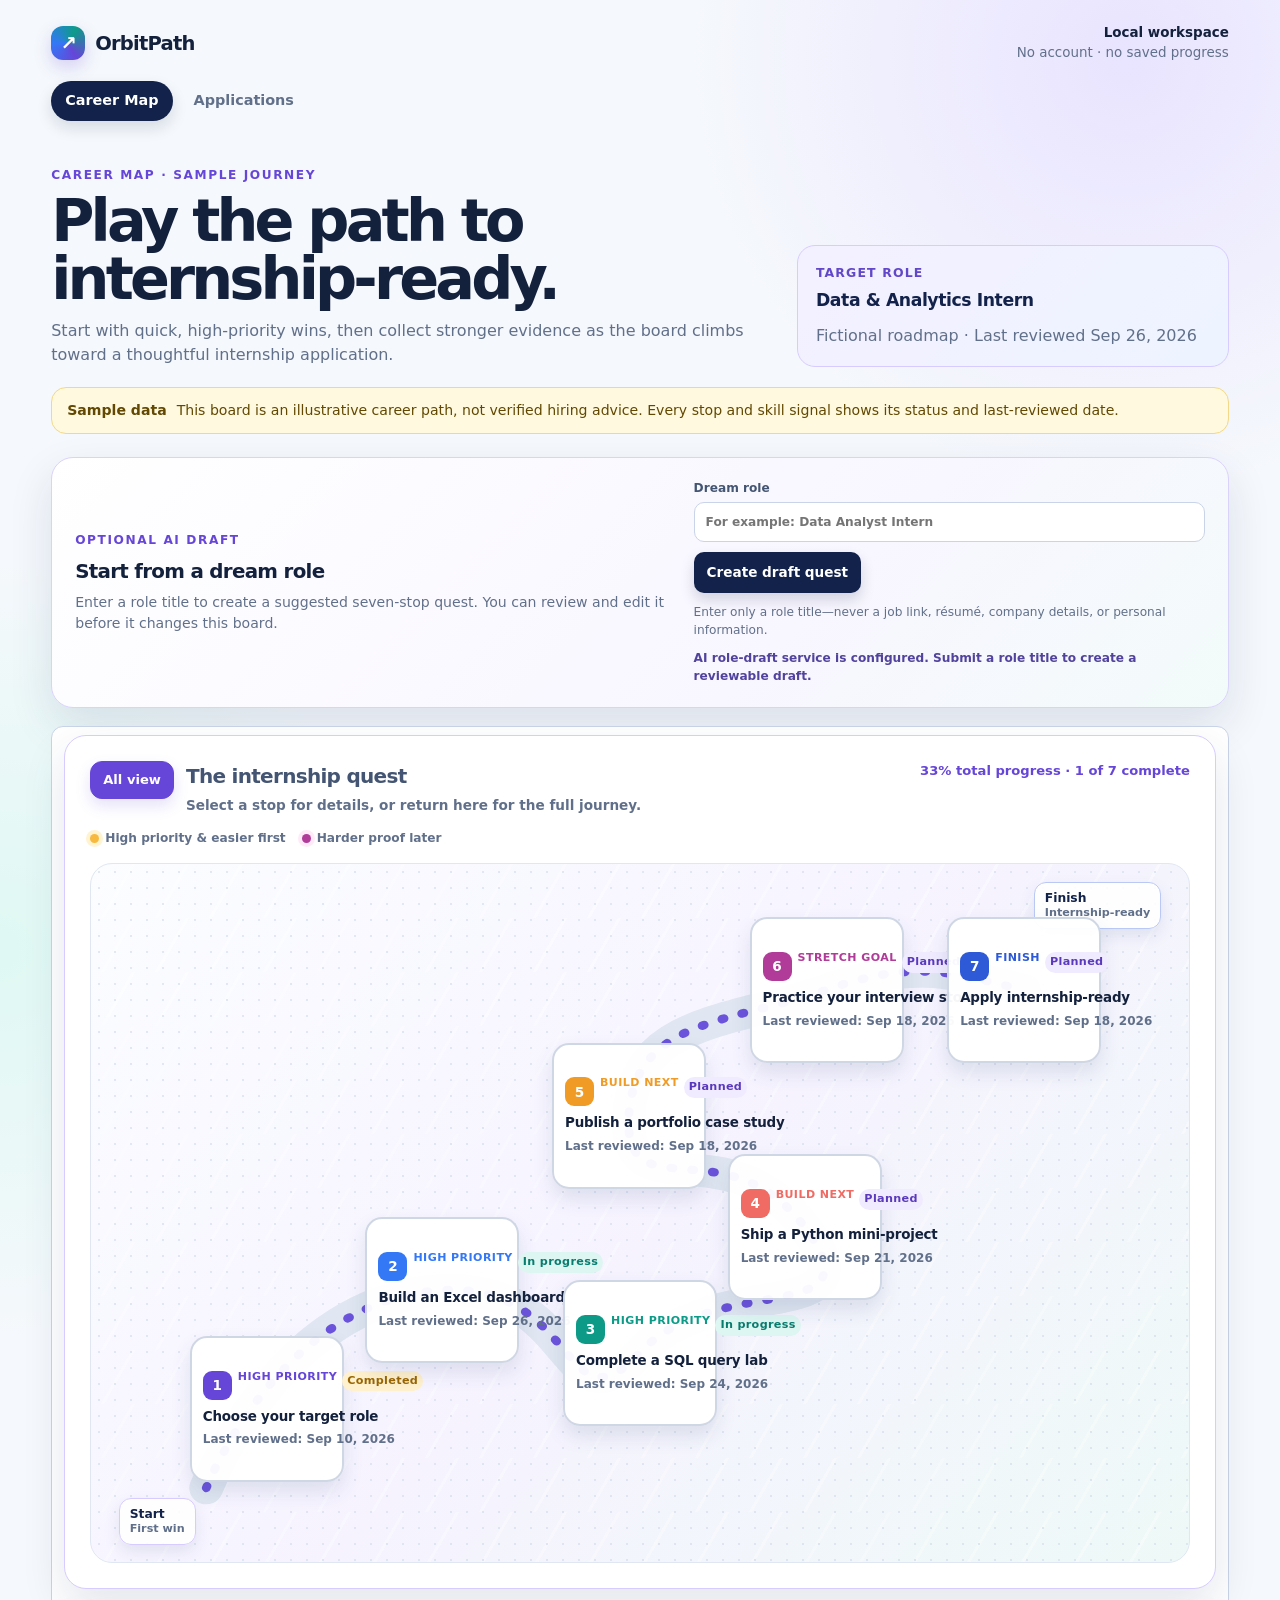
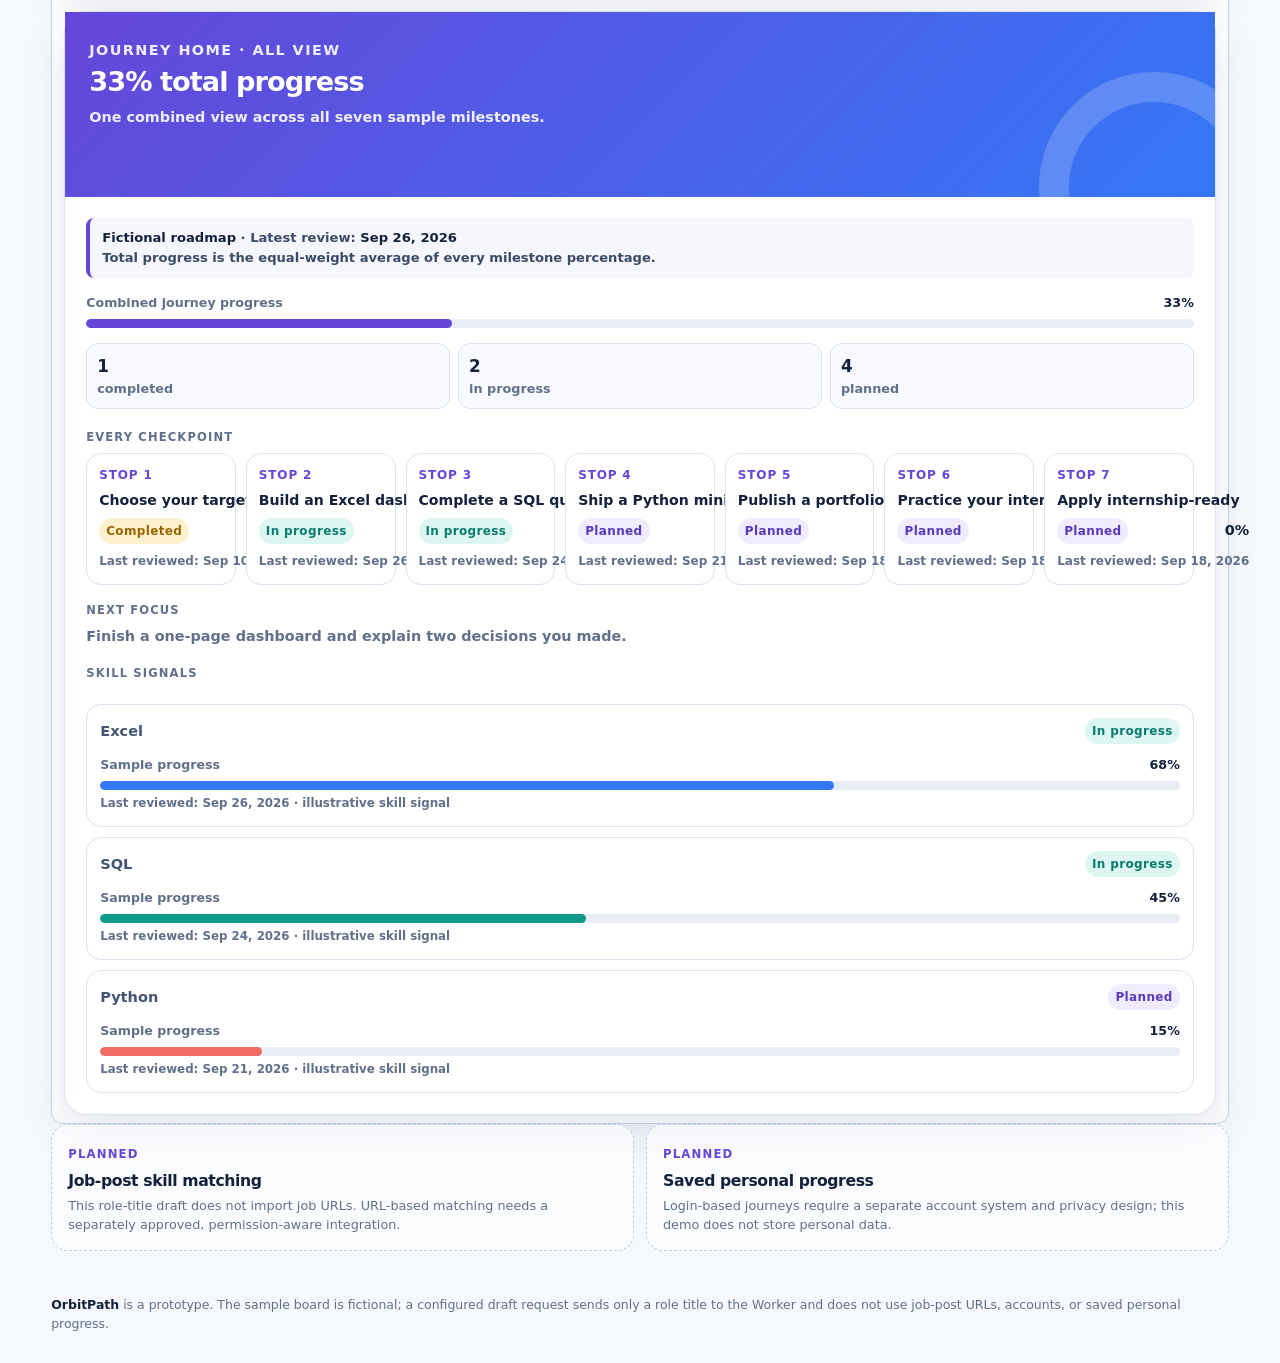
<file: index.html>
<!doctype html>
<html lang="en">
<head>
  <meta charset="utf-8">
  <meta name="viewport" content="width=device-width, initial-scale=1">
  <meta name="description" content="A board-game-inspired career map for internship skill and milestone progress.">
  <title>OrbitPath · Career Map</title>
  <link rel="stylesheet" href="app.css">
</head>
<body>
  <a class="skip-link" href="#career-map">Skip to career map</a>
  <header class="app-header shell">
    <div class="topline">
      <a class="brand" href="index.html" aria-label="OrbitPath Career Map home"><span class="brand-mark" aria-hidden="true">↗</span>OrbitPath</a>
      <div class="workspace"><strong>Local workspace</strong><br>No account · no saved progress</div>
    </div>
    <nav class="main-nav" aria-label="Primary navigation">
      <a href="index.html" aria-current="page">Career Map</a>
      <a href="applications.html">Applications</a>
    </nav>
  </header>

  <main class="shell">
    <section class="map-intro" aria-labelledby="page-title">
      <div>
        <p class="eyebrow">Career map · sample journey</p>
        <h1 id="page-title">Play the path to internship-ready.</h1>
        <p>Start with quick, high-priority wins, then collect stronger evidence as the board climbs toward a thoughtful internship application.</p>
      </div>
      <aside class="goal-card" aria-label="Sample target role">
        <span>Target role</span>
        <strong id="goalRole">Data &amp; Analytics Intern</strong>
        <p id="goalMeta">Fictional roadmap · Last reviewed Sep 26, 2026</p>
      </aside>
    </section>

    <aside class="notice" id="dataNotice" aria-label="Sample data notice"><strong>Sample data</strong><span>This board is an illustrative career path, not verified hiring advice. Every stop and skill signal shows its status and last-reviewed date.</span></aside>

    <section class="panel role-planner" aria-labelledby="role-planner-title">
      <div>
        <p class="eyebrow">Optional AI draft</p>
        <h2 id="role-planner-title">Start from a dream role</h2>
        <p>Enter a role title to create a suggested seven-stop quest. You can review and edit it before it changes this board.</p>
      </div>
      <form class="role-form" id="roleDraftForm" novalidate>
        <label class="field" for="roleInput">Dream role
          <input id="roleInput" name="role" type="text" minlength="3" maxlength="80" autocomplete="off" placeholder="For example: Data Analyst Intern" required>
        </label>
        <button class="button" id="generateDraft" type="submit">Create draft quest</button>
        <p class="planner-hint">Enter only a role title—never a job link, résumé, company details, or personal information.</p>
        <p class="planner-status" id="plannerStatus" role="status" aria-live="polite">The AI draft service is not connected to this preview yet.</p>
      </form>
    </section>

    <section class="panel draft-review" id="draftReview" aria-live="polite" hidden></section>

    <section class="map-shell" id="career-map" aria-label="Career journey map">
      <section class="panel game-board" aria-labelledby="map-title">
        <div class="map-header">
          <div class="quest-heading">
            <button class="all-view" id="allView" type="button" aria-pressed="true">All view</button>
            <div><h2 id="map-title">The internship quest</h2><p>Select a stop for details, or return here for the full journey.</p></div>
          </div>
          <span class="map-progress" id="totalProgress">33% total progress · 1 of 7 complete</span>
        </div>
        <div class="board-key" aria-label="Career map progression legend">
          <span><i class="key-high" aria-hidden="true"></i>High priority &amp; easier first</span>
          <span><i class="key-build" aria-hidden="true"></i>Harder proof later</span>
        </div>
        <div class="game-surface">
          <svg class="board-track" viewBox="0 0 1000 660" preserveAspectRatio="none" aria-hidden="true">
            <path class="track-shadow" d="M105 590 C125 540 195 410 320 403 S430 540 500 462 S720 440 650 343 S485 330 490 238 S585 150 670 119 S790 105 850 119"></path>
            <path class="track-line" d="M105 590 C125 540 195 410 320 403 S430 540 500 462 S720 440 650 343 S485 330 490 238 S585 150 670 119 S790 105 850 119"></path>
          </svg>
          <div class="board-corner board-start"><b>Start</b><span>First win</span></div>
          <div class="board-corner board-finish"><b>Finish</b><span>Internship-ready</span></div>
          <div class="board-stops" id="milestoneList"></div>
        </div>
      </section>
      <aside class="panel map-detail" id="milestoneDetail" aria-live="polite"></aside>
    </section>

    <section class="future-strip" aria-label="Planned future features">
      <article class="future"><span>Planned</span><h3>Job-post skill matching</h3><p>This role-title draft does not import job URLs. URL-based matching needs a separately approved, permission-aware integration.</p></article>
      <article class="future"><span>Planned</span><h3>Saved personal progress</h3><p>Login-based journeys require a separate account system and privacy design; this demo does not store personal data.</p></article>
    </section>
  </main>
  <footer class="site-footer shell"><b>OrbitPath</b> is a prototype. The sample board is fictional; a configured draft request sends only a role title to the Worker and does not use job-post URLs, accounts, or saved personal progress.</footer>
  <script src="runtime-config.js"></script>
  <script src="map.js"></script>
</body>
</html>
</file>
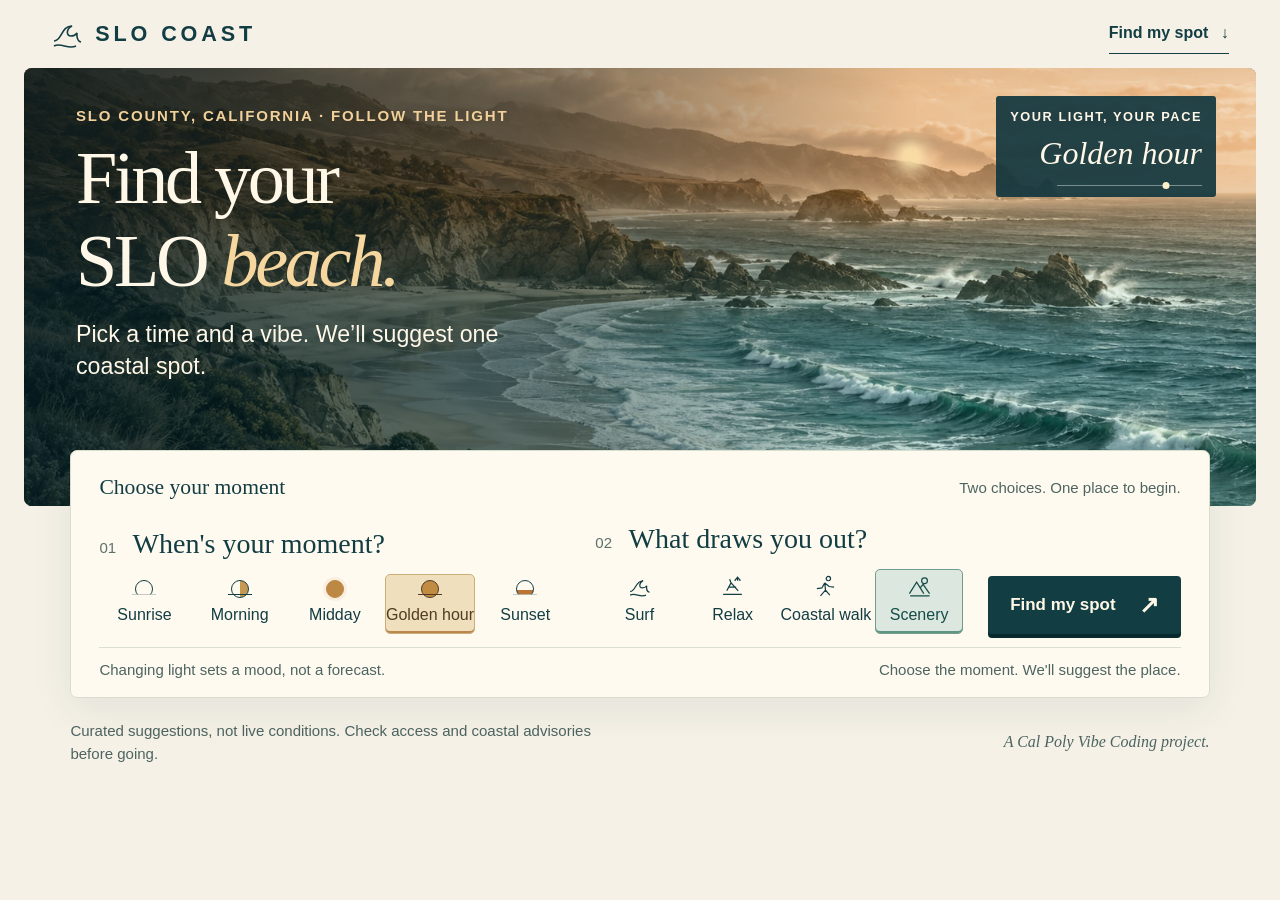
<file: examples/coast/index.html>
<!doctype html>
<html lang="en">
<head><meta charset="utf-8"><meta name="viewport" content="width=device-width,initial-scale=1"><meta name="theme-color" content="#103d44"><meta name="description" content="Pick a time and a vibe. Find one curated SLO County coastal spot."><title>SLO COAST · Find your SLO beach.</title><link rel="stylesheet" href="style.css"><script defer src="data.js"></script><script defer src="app.js"></script></head>
<body data-time="golden-hour">
<svg class="symbol-library" aria-hidden="true"><defs>
<symbol id="icon-surf" viewBox="0 0 32 32"><path d="M3 23c8 0 7-15 18-15-6 3-6 10-1 10 4 0 6-3 6-3s-1 8 4 9M3 28c7-4 14 4 22 0"/></symbol>
<symbol id="icon-relax" viewBox="0 0 32 32"><path d="M3 27h26M8 22l6-11 10 11M11 17h10M14 11l-2-5M23 8V3m-4 5 4-5 4 5"/></symbol>
<symbol id="icon-walk" viewBox="0 0 32 32"><circle cx="20" cy="5" r="3"/><path d="m15 11-4 7-7 1m11-8 6 5 7 1m-13-6 1 10-7 8m7-8 6 7"/></symbol>
<symbol id="icon-scenery" viewBox="0 0 32 32"><circle cx="23" cy="8" r="4"/><path d="M2 26 12 10l10 16M17 18l4-5 9 13M3 29h27"/></symbol>
</defs></svg>
<header class="masthead"><a class="brand" href="./" aria-label="SLO Coast home"><svg aria-hidden="true"><use href="#icon-surf"/></svg>SLO COAST</a><a class="header-action" href="#picker">Find my spot <span aria-hidden="true">↓</span></a></header>
<main>
<section class="experience" aria-labelledby="headline">
<div class="scene" role="img" aria-label="Generated imaginary coastline. Changing light is an artistic mood, not real conditions.">
<div class="ocean" aria-hidden="true"></div><img class="coast-image" src="assets/coast-illustration.webp" alt="" width="1536" height="1024" fetchpriority="high" decoding="async" onerror="this.hidden=true">
<div class="sky-tone"></div><div class="water-tone"></div><div class="night-tone"></div><div class="sun"></div><div class="reading-shade"></div>
<svg class="shore-response" viewBox="0 0 1500 180" preserveAspectRatio="none" aria-hidden="true"><path d="M-100 120Q200 25 510 105T1600 50M-100 148Q200 53 510 133T1600 78"/></svg>
</div>
<div class="hero-copy"><p class="eyebrow">SLO County, California · Follow the light</p><h1 id="headline"><span>Find your</span><span>SLO <em>beach.</em></span></h1><p class="intro">Pick a time and a vibe. We’ll suggest one coastal spot.</p></div>
<div class="light-label"><span class="eyebrow">Your light, your pace</span><span id="mood-label">Golden hour</span><span class="light-track" aria-hidden="true"><i></i></span></div>
</section>
<section class="finder" id="picker" aria-label="Choose your time and coastal vibe">
<div class="finder-top"><span>Choose your moment</span><span class="step-hint">Two choices. One place to begin.</span></div>
<form id="coast-form">
<fieldset id="time-group"><legend><span>01</span> When's your moment?</legend><div class="time-options">
<label class="choice"><input id="time-sunrise" type="radio" name="time" value="sunrise"><span><i class="time-icon dawn" aria-hidden="true"></i>Sunrise</span></label>
<label class="choice"><input id="time-morning" type="radio" name="time" value="morning"><span><i class="time-icon morning" aria-hidden="true"></i>Morning</span></label>
<label class="choice"><input id="time-midday" type="radio" name="time" value="midday"><span><i class="time-icon noon" aria-hidden="true"></i>Midday</span></label>
<label class="choice"><input id="time-golden-hour" type="radio" name="time" value="golden-hour" checked><span><i class="time-icon golden" aria-hidden="true"></i>Golden hour</span></label>
<label class="choice"><input id="time-sunset" type="radio" name="time" value="sunset"><span><i class="time-icon dusk" aria-hidden="true"></i>Sunset</span></label>
</div></fieldset>
<fieldset id="vibe-group"><legend><span>02</span> What draws you out?</legend><div class="vibe-options">
<label class="vibe-choice"><input id="vibe-surf" type="radio" name="vibe" value="surf"><span><svg aria-hidden="true"><use href="#icon-surf"/></svg>Surf</span></label>
<label class="vibe-choice"><input id="vibe-relax" type="radio" name="vibe" value="relax"><span><svg aria-hidden="true"><use href="#icon-relax"/></svg>Relax</span></label>
<label class="vibe-choice"><input id="vibe-coastal-walk" type="radio" name="vibe" value="coastal-walk"><span><svg aria-hidden="true"><use href="#icon-walk"/></svg>Coastal walk</span></label>
<label class="vibe-choice"><input id="vibe-scenery" type="radio" name="vibe" value="scenery" checked><span><svg aria-hidden="true"><use href="#icon-scenery"/></svg>Scenery</span></label>
</div></fieldset>
<button type="submit" class="find-button">Find my spot <span aria-hidden="true">↗</span></button>
</form>
<div class="finder-bottom"><p class="preference-note">Changing light sets a mood, not a forecast.</p><p id="status" role="status">Choose the moment. We'll suggest the place.</p></div>
</section>
<div class="result-stage">
<article id="result" class="result" hidden aria-labelledby="spot-name">
<div class="pick-art" aria-hidden="true"><img src="assets/coast-illustration.webp" alt="" width="1536" height="1024" loading="lazy" onerror="this.hidden=true"></div>
<div class="pick-copy"><p id="selection-label" class="eyebrow"></p><h2 id="spot-name" tabindex="-1"></h2><p id="spot-reason"></p><p id="spot-fact" class="fact"></p><p id="spot-note" class="note"></p><div class="result-links"><a id="spot-source" href="#">Place & access ↗</a><a href="https://www.weather.gov/beach/">Coastal advisories ↗</a></div><button type="button" id="change-pick" class="reset-button"><svg aria-hidden="true"><use href="#icon-surf"/></svg>Find another moment <span aria-hidden="true">↻</span></button></div>
</article>
<div id="wave-wipe" aria-hidden="true"><svg viewBox="0 0 1600 500" preserveAspectRatio="none"><path class="wave-back" d="M0 100Q200 0 430 90T880 80T1300 80T1600 70V500H0Z"/><path d="M0 140Q200 30 430 130T880 120T1300 120T1600 110V500H0Z"/></svg></div>
</div>
<noscript><p class="no-script">Turn on JavaScript for matching. You can still read <a href="SOURCES.md">the places and their official sources</a>.</p></noscript>
</main>
<footer><p>Curated suggestions, not live conditions. Check access and coastal advisories before going.</p><span>A Cal Poly Vibe Coding project.</span></footer>
</body></html>
</file>
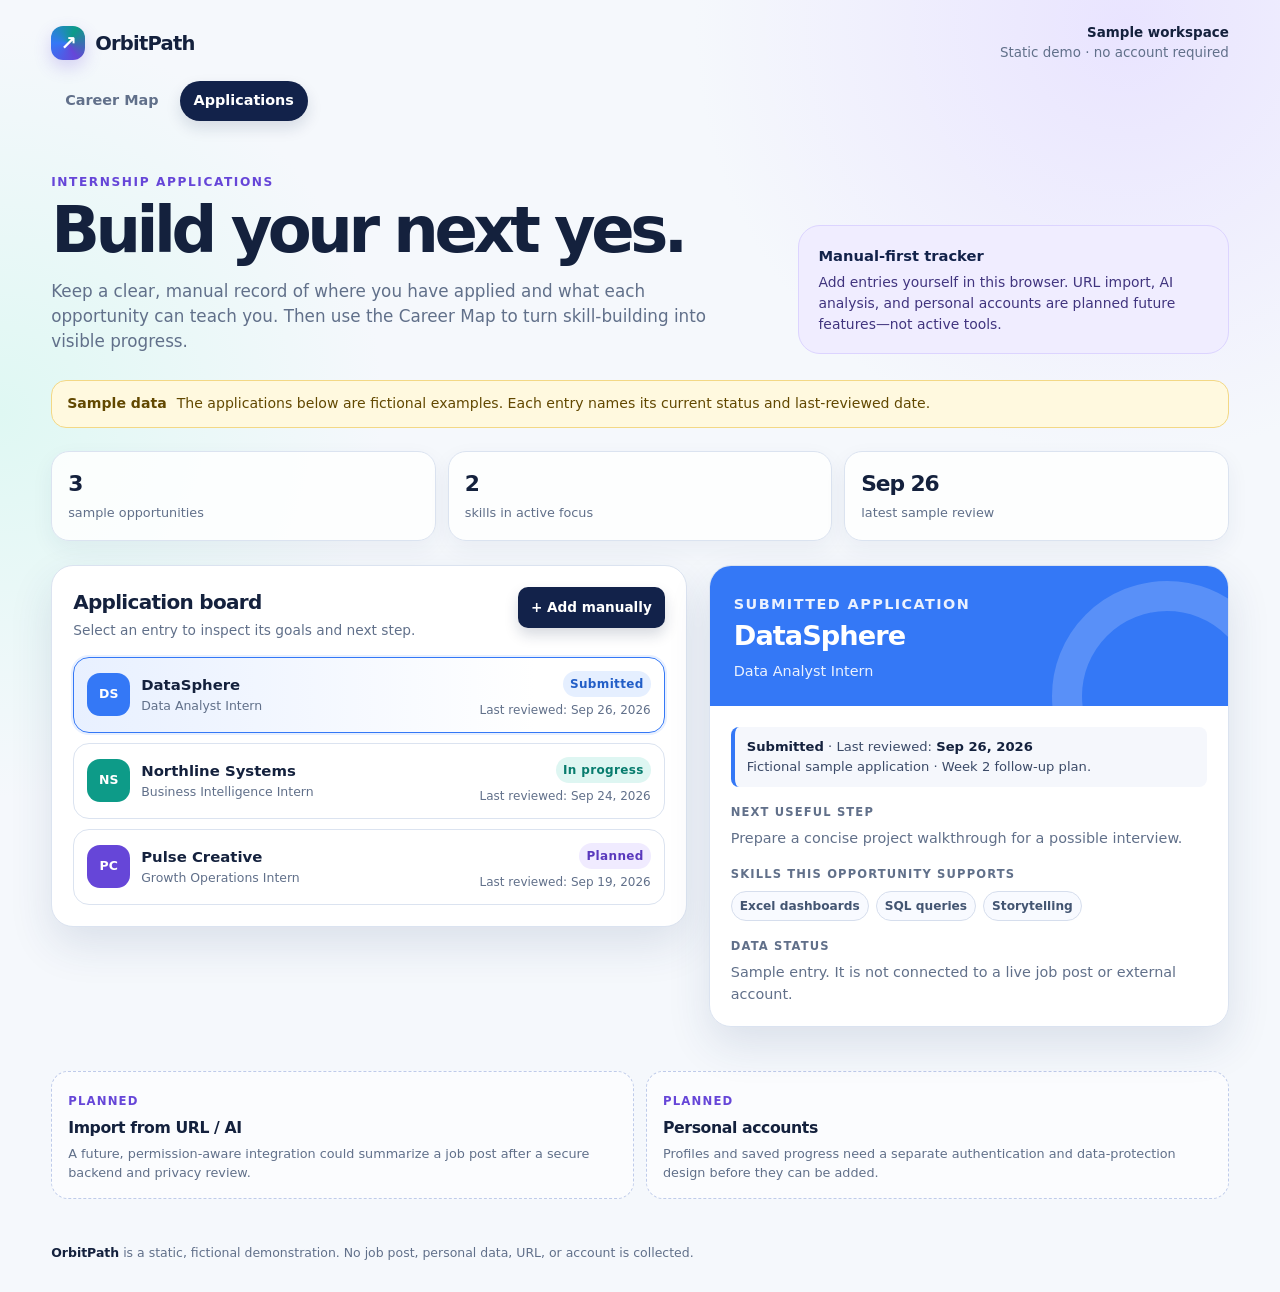
<file: applications.html>
<!doctype html>
<html lang="en">
<head>
  <meta charset="utf-8">
  <meta name="viewport" content="width=device-width, initial-scale=1">
  <meta name="description" content="A colorful, manual internship application tracker with career planning tools.">
  <title>OrbitPath · Applications</title>
  <link rel="stylesheet" href="app.css">
</head>
<body>
  <a class="skip-link" href="#applications">Skip to application tracker</a>
  <header class="app-header shell">
    <div class="topline">
      <a class="brand" href="index.html" aria-label="OrbitPath Career Map home"><span class="brand-mark" aria-hidden="true">↗</span>OrbitPath</a>
      <div class="workspace"><strong>Sample workspace</strong><br>Static demo · no account required</div>
    </div>
    <nav class="main-nav" aria-label="Primary navigation">
      <a href="index.html">Career Map</a>
      <a href="applications.html" aria-current="page">Applications</a>
    </nav>
  </header>

  <main class="shell">
    <section class="hero" aria-labelledby="page-title">
      <div>
        <p class="eyebrow">Internship applications</p>
        <h1 id="page-title">Build your next yes.</h1>
        <p class="lede">Keep a clear, manual record of where you have applied and what each opportunity can teach you. Then use the Career Map to turn skill-building into visible progress.</p>
      </div>
      <aside class="hero-note" aria-label="Tracker status">
        <strong>Manual-first tracker</strong>
        <p>Add entries yourself in this browser. URL import, AI analysis, and personal accounts are planned future features—not active tools.</p>
      </aside>
    </section>

    <aside class="notice" aria-label="Sample data notice"><strong>Sample data</strong><span>The applications below are fictional examples. Each entry names its current status and last-reviewed date.</span></aside>

    <section class="metrics" aria-label="Sample application summary">
      <article class="metric"><strong id="activeCount">3</strong><span>sample opportunities</span></article>
      <article class="metric"><strong>2</strong><span>skills in active focus</span></article>
      <article class="metric"><strong>Sep 26</strong><span>latest sample review</span></article>
    </section>

    <section class="layout" id="applications" aria-label="Application tracker">
      <section class="panel panel-pad" aria-labelledby="applications-title">
        <div class="panel-head">
          <div><h2 id="applications-title">Application board</h2><p class="subtext">Select an entry to inspect its goals and next step.</p></div>
          <button class="button" id="showForm" type="button" aria-expanded="false" aria-controls="entryForm">+ Add manually</button>
        </div>
        <div class="app-list" id="applicationList" aria-live="polite"></div>

        <form class="entry-form" id="entryForm" novalidate>
          <div class="form-grid">
            <label class="field">Organization <input id="company" name="company" required placeholder="e.g., Northline Studio"></label>
            <label class="field">Role <input id="role" name="role" required placeholder="e.g., Product Intern"></label>
            <label class="field">Status
              <select id="status" name="status"><option>Planned</option><option>In progress</option><option>Submitted</option><option>Completed</option></select>
            </label>
            <label class="field">Last reviewed <input id="reviewed" name="reviewed" type="date" required></label>
          </div>
          <div class="form-actions"><button class="button" type="submit">Add to this view</button><button class="button secondary" id="cancelForm" type="button">Cancel</button></div>
          <p class="form-hint">This temporary manual entry stays only in this browser view and resets on refresh.</p>
        </form>
      </section>

      <aside class="panel detail" id="applicationDetail" aria-live="polite"></aside>
    </section>

    <section class="future-strip" aria-label="Planned future features">
      <article class="future"><span>Planned</span><h3>Import from URL / AI</h3><p>A future, permission-aware integration could summarize a job post after a secure backend and privacy review.</p></article>
      <article class="future"><span>Planned</span><h3>Personal accounts</h3><p>Profiles and saved progress need a separate authentication and data-protection design before they can be added.</p></article>
    </section>
  </main>
  <footer class="site-footer shell"><b>OrbitPath</b> is a static, fictional demonstration. No job post, personal data, URL, or account is collected.</footer>
  <script src="applications.js"></script>
</body>
</html>
</file>
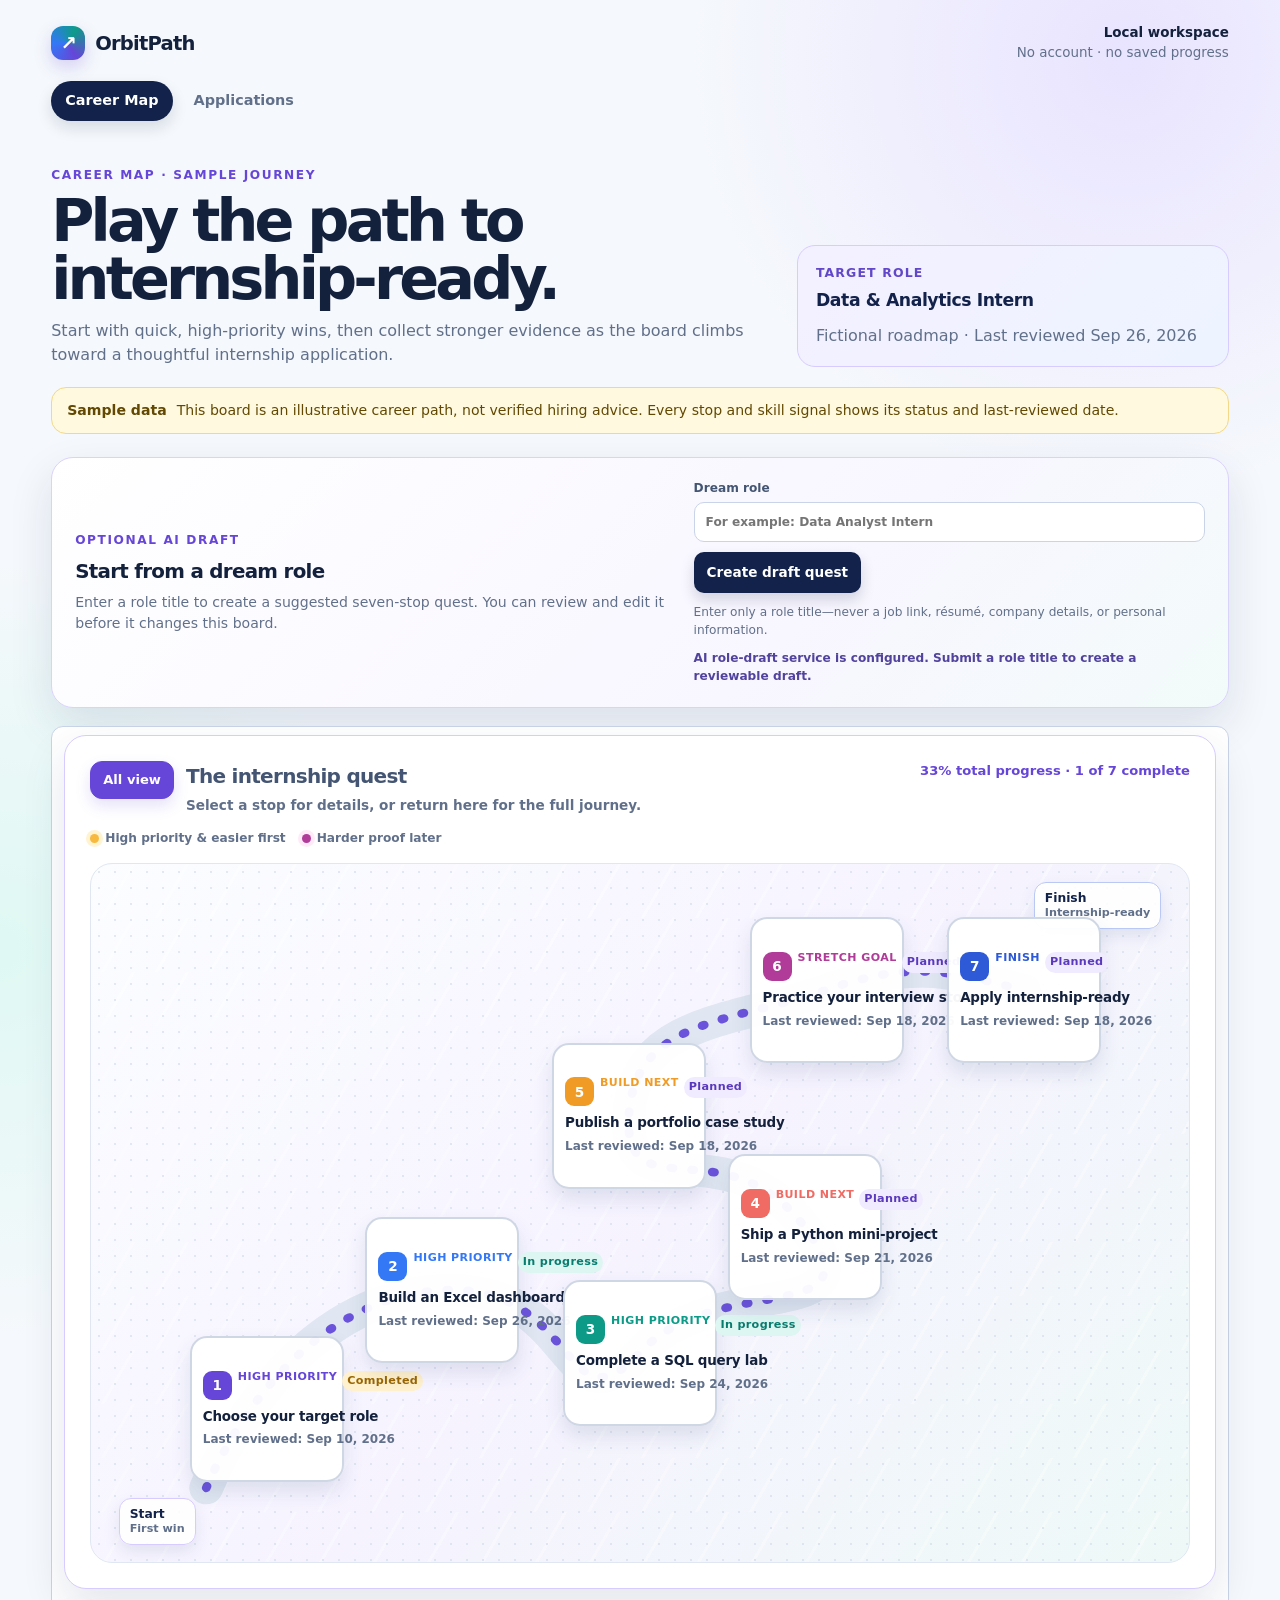
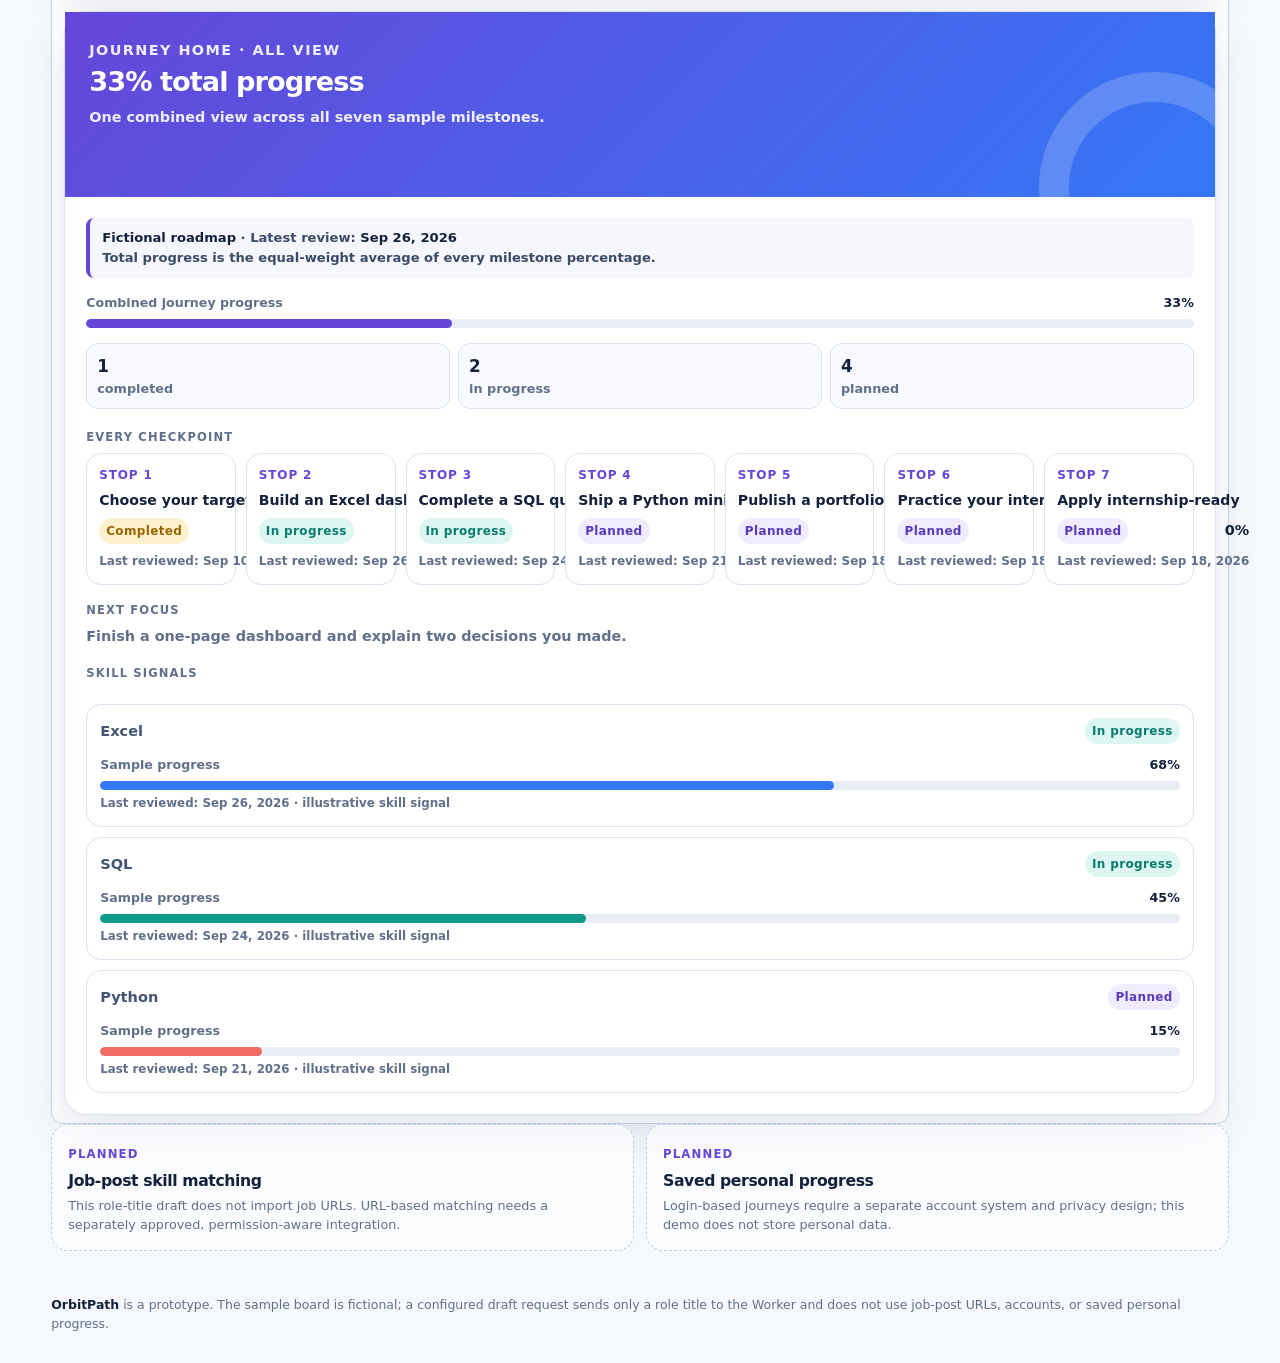
<file: map.html>
<!doctype html>
<html lang="en">
<head>
  <meta charset="utf-8">
  <meta http-equiv="refresh" content="0; url=index.html">
  <meta name="viewport" content="width=device-width, initial-scale=1">
  <title>OrbitPath · Career Map</title>
</head>
<body>
  <p>The Career Map moved to the home page. <a href="index.html">Open Career Map</a>.</p>
</body>
</html>
</file>
<file: app.css>
:root {
  --ink: #14213d;
  --muted: #61708a;
  --line: #dbe3f0;
  --canvas: #f5f8fc;
  --paper: #ffffff;
  --navy: #12224a;
  --purple: #6646d8;
  --violet: #9c7cff;
  --teal: #0d9b88;
  --sun: #f7b940;
  --coral: #ef6b63;
  --blue: #3478f6;
  --shadow: 0 18px 44px rgba(34, 58, 103, .12);
  --radius: 22px;
}

* { box-sizing: border-box; }
html { scroll-behavior: smooth; }
body {
  margin: 0;
  color: var(--ink);
  background:
    radial-gradient(circle at 88% 2%, #e9e4ff 0, transparent 27rem),
    radial-gradient(circle at 0 32%, #dff8f3 0, transparent 24rem),
    var(--canvas);
  font: 16px/1.5 Inter, ui-sans-serif, system-ui, -apple-system, BlinkMacSystemFont, "Segoe UI", sans-serif;
}

button, input, select { font: inherit; }
button { cursor: pointer; }
button:focus-visible, a:focus-visible, input:focus-visible, select:focus-visible {
  outline: 3px solid var(--blue);
  outline-offset: 3px;
}
a { color: inherit; text-underline-offset: 3px; }

.skip-link {
  position: fixed; left: 16px; top: -80px; z-index: 10;
  background: var(--navy); color: white; padding: 9px 12px; border-radius: 8px;
}
.skip-link:focus { top: 16px; }

.shell { width: min(1180px, 92vw); margin: 0 auto; }
.app-header { padding: 23px 0 16px; }
.topline { display: flex; align-items: center; justify-content: space-between; gap: 20px; }
.brand { display: inline-flex; align-items: center; gap: 10px; text-decoration: none; font-weight: 900; letter-spacing: -.04em; font-size: 1.22rem; }
.brand-mark {
  display: grid; place-items: center; width: 34px; height: 34px; border-radius: 12px;
  color: white; background: conic-gradient(from 150deg, var(--purple), var(--blue), var(--teal), var(--purple));
  box-shadow: 0 7px 17px #6646d83a;
}
.workspace { color: var(--muted); font-size: .84rem; text-align: right; }
.workspace strong { color: var(--ink); }
.main-nav { display: flex; gap: 7px; margin-top: 18px; }
.main-nav a {
  border: 1px solid transparent; border-radius: 999px; padding: 8px 13px;
  color: var(--muted); font-weight: 750; text-decoration: none; font-size: .9rem;
}
.main-nav a[aria-current="page"] { color: white; background: var(--navy); box-shadow: 0 7px 15px #12224a22; }
.main-nav a:not([aria-current="page"]):hover { background: #e9eff8; color: var(--ink); }

.hero { display: grid; grid-template-columns: minmax(0, 1.25fr) minmax(280px, .75fr); gap: 30px; align-items: end; padding: 36px 0 26px; }
.eyebrow { margin: 0 0 8px; color: var(--purple); font-size: .76rem; font-weight: 900; letter-spacing: .13em; text-transform: uppercase; }
h1 { margin: 0; max-width: 750px; font-size: clamp(2.25rem, 5vw, 4.7rem); line-height: .98; letter-spacing: -.07em; }
.lede { max-width: 680px; margin: 17px 0 0; color: var(--muted); font-size: 1.05rem; }
.hero-note { padding: 19px; border-radius: var(--radius); border: 1px solid #dcd4ff; background: #f0edff; color: #40347e; }
.hero-note strong { display: block; color: var(--navy); font-size: .92rem; }
.hero-note p { margin: 5px 0 0; font-size: .87rem; }

.notice { display: flex; align-items: flex-start; gap: 10px; margin: 0 0 23px; padding: 12px 15px; border: 1px solid #f3d885; border-radius: 15px; background: #fff9df; color: #624800; font-size: .88rem; }
.notice strong { white-space: nowrap; }

.metrics { display: grid; grid-template-columns: repeat(3, 1fr); gap: 12px; margin: 0 0 24px; }
.metric { padding: 16px; border: 1px solid var(--line); border-radius: 18px; background: rgba(255,255,255,.84); box-shadow: 0 8px 22px rgba(31,55,94,.06); }
.metric strong { display: block; font-size: 1.36rem; letter-spacing: -.05em; }
.metric span { color: var(--muted); font-size: .8rem; }

.layout { display: grid; grid-template-columns: minmax(0, 1.1fr) minmax(330px, .9fr); gap: 22px; align-items: start; padding-bottom: 44px; }
.panel { background: var(--paper); border: 1px solid var(--line); border-radius: var(--radius); box-shadow: var(--shadow); }
.panel-pad { padding: 21px; }
.panel-head { display: flex; align-items: flex-start; justify-content: space-between; gap: 15px; margin-bottom: 16px; }
h2 { margin: 0; font-size: 1.25rem; letter-spacing: -.035em; }
.subtext { margin: 3px 0 0; color: var(--muted); font-size: .86rem; }
.button { border: 0; border-radius: 10px; padding: 10px 13px; color: white; background: var(--navy); font-weight: 800; font-size: .85rem; box-shadow: 0 7px 14px #12224a2b; }
.button:hover { background: #0a1836; }
.button.secondary { color: var(--ink); background: #edf1f8; box-shadow: none; }
.button.secondary:hover { background: #e0e7f1; }

.app-list { display: grid; gap: 10px; }
.app-card {
  width: 100%; display: grid; grid-template-columns: 43px 1fr auto; gap: 11px; align-items: center;
  padding: 13px; text-align: left; border: 1px solid var(--line); border-radius: 16px; background: white; color: var(--ink);
}
.app-card:hover { border-color: #b8c7e4; transform: translateY(-1px); }
.app-card[aria-pressed="true"] { border-color: var(--accent); background: linear-gradient(90deg, var(--soft), #fff 78%); box-shadow: 0 0 0 2px var(--soft); }
.company-mark { display: grid; place-items: center; width: 43px; height: 43px; border-radius: 13px; color: white; background: var(--accent); font-weight: 900; font-size: .78rem; }
.app-title { min-width: 0; }
.app-title strong { display: block; overflow: hidden; text-overflow: ellipsis; white-space: nowrap; font-size: .93rem; }
.app-title span { display: block; overflow: hidden; color: var(--muted); text-overflow: ellipsis; white-space: nowrap; font-size: .78rem; }
.app-meta { text-align: right; }
.reviewed { display: block; margin-top: 4px; color: var(--muted); font-size: .75rem; }
.status { display: inline-block; border-radius: 999px; padding: 4px 7px; color: var(--status-ink); background: var(--status-bg); font-size: .75rem; font-weight: 900; letter-spacing: .03em; }
.status.planned { --status-bg: #f0ebff; --status-ink: #5a39bd; }
.status.progress { --status-bg: #def6f2; --status-ink: #087c6e; }
.status.submitted { --status-bg: #e5efff; --status-ink: #225ec7; }
.status.completed { --status-bg: #fff1cd; --status-ink: #9a6500; }

.entry-form { display: none; margin-top: 15px; padding-top: 16px; border-top: 1px dashed var(--line); }
.entry-form.open { display: block; }
.form-grid { display: grid; grid-template-columns: 1fr 1fr; gap: 11px; }
.field { display: grid; gap: 5px; color: var(--muted); font-size: .76rem; font-weight: 800; }
.field input, .field select { min-width: 0; border: 1px solid #cbd6e7; border-radius: 9px; padding: 9px 10px; color: var(--ink); background: white; }
.form-actions { display: flex; gap: 9px; align-items: center; margin-top: 12px; }
.form-hint { margin: 0; color: var(--muted); font-size: .75rem; }

.detail { overflow: hidden; position: sticky; top: 12px; }
.detail-top { position: relative; padding: 24px; color: white; background: var(--accent, var(--purple)); overflow: hidden; }
.detail-top::after { content: ""; position: absolute; width: 170px; height: 170px; right: -54px; bottom: -105px; border: 30px solid rgba(255,255,255,.18); border-radius: 50%; }
.detail-kicker { position: relative; z-index: 1; margin: 0 0 5px; font-size: .76rem; font-weight: 900; letter-spacing: .1em; text-transform: uppercase; opacity: .82; }
.detail-top h2 { position: relative; z-index: 1; margin: 0; font-size: 1.7rem; }
.detail-top p { position: relative; z-index: 1; margin: 4px 0 0; opacity: .9; font-size: .9rem; }
.detail-body { padding: 21px; }
.rule-line { margin: 0 0 16px; padding: 10px 12px; border-left: 4px solid var(--accent, var(--purple)); border-radius: 8px; background: #f5f7fc; color: #3b4a67; font-size: .82rem; }
.rule-line b { color: var(--ink); }
.detail-label { margin: 17px 0 7px; color: var(--muted); font-size: .72rem; letter-spacing: .1em; text-transform: uppercase; font-weight: 900; }
.chip-row { display: flex; flex-wrap: wrap; gap: 7px; }
.chip { border: 1px solid #d6deed; border-radius: 999px; padding: 5px 8px; color: #435572; background: #f8faff; font-size: .76rem; font-weight: 750; }
.detail-copy { margin: 0; color: var(--muted); font-size: .9rem; }

.future-strip { display: grid; grid-template-columns: 1fr 1fr; gap: 12px; margin: 0 0 45px; }
.future { padding: 16px; border: 1px dashed #bfcbea; border-radius: 17px; background: rgba(255,255,255,.6); }
.future span { color: var(--purple); font-size: .73rem; font-weight: 900; letter-spacing: .1em; text-transform: uppercase; }
.future h3 { margin: 4px 0; font-size: .98rem; letter-spacing: -.025em; }
.future p { margin: 0; color: var(--muted); font-size: .8rem; }

.map-shell { display: grid; grid-template-columns: minmax(0, 1.2fr) minmax(300px, .8fr); gap: 22px; align-items: start; padding-bottom: 44px; }
.map-board { position: relative; min-height: 590px; padding: 33px 28px 26px; overflow: hidden; }
.map-board::before { content: ""; position: absolute; inset: 0; opacity: .38; background-image: radial-gradient(#cfd8eb 1px, transparent 1px); background-size: 16px 16px; pointer-events: none; }
.map-header, .path { position: relative; z-index: 1; }
.map-header { display: flex; justify-content: space-between; gap: 18px; align-items: flex-start; }
.map-header p { margin: 4px 0 0; color: var(--muted); font-size: .85rem; }
.map-progress { color: var(--purple); font-size: .82rem; font-weight: 900; white-space: nowrap; }
.path { margin-top: 31px; display: grid; grid-template-columns: 1fr 1fr; gap: 17px 44px; }
.milestone { position: relative; min-height: 130px; padding: 16px; text-align: left; border: 1px solid var(--line); border-radius: 18px; color: var(--ink); background: white; box-shadow: 0 7px 17px rgba(43,67,112,.07); }
.milestone::after { content: ""; position: absolute; top: 50%; left: calc(100% + 1px); width: 43px; height: 2px; background: #cbd6e7; }
.milestone:nth-child(2n)::after { display: none; }
.milestone:nth-child(3)::before, .milestone:nth-child(5)::before { content: ""; position: absolute; left: 50%; bottom: calc(100% + 1px); width: 2px; height: 17px; background: #cbd6e7; }
.milestone:hover { transform: translateY(-2px); }
.milestone[aria-pressed="true"] { border-color: var(--node); box-shadow: 0 0 0 3px var(--node-soft), 0 8px 19px rgba(43,67,112,.08); }
.node-top { display: flex; justify-content: space-between; gap: 6px; align-items: center; }
.node-icon { display: grid; place-items: center; width: 31px; height: 31px; border-radius: 10px; color: white; background: var(--node); font-size: .9rem; }
.milestone strong { display: block; margin-top: 10px; font-size: .9rem; }
.milestone small { display: block; margin-top: 3px; color: var(--muted); font-size: .72rem; }
.milestone .reviewed { margin-top: 8px; }

.map-detail { position: sticky; top: 12px; }
.map-detail .detail-top { min-height: 185px; }
.progress-wrap { margin: 12px 0 0; }
.progress-info { display: flex; justify-content: space-between; gap: 12px; color: var(--muted); font-size: .79rem; }
.progress-info b { color: var(--ink); }
.bar { height: 9px; margin-top: 6px; overflow: hidden; border-radius: 99px; background: #e7ecf5; }
.bar span { display: block; height: 100%; border-radius: inherit; background: var(--bar, var(--purple)); }
.skills { display: grid; gap: 10px; margin-top: 22px; }
.skill { padding: 13px; border: 1px solid var(--line); border-radius: 15px; background: #fff; }
.skill-top { display: flex; align-items: center; justify-content: space-between; gap: 10px; }
.skill strong { font-size: .91rem; }
.skill small { display: block; margin-top: 5px; color: var(--muted); font-size: .74rem; }
.achievement-grid { display: grid; grid-template-columns: 1fr 1fr; gap: 10px; margin-top: 17px; }
.achievement { padding: 12px; border: 1px solid #ecd99d; border-radius: 15px; background: linear-gradient(135deg, #fffdf3, #fff6d7); }
.achievement .badge { display: grid; place-items: center; width: 30px; height: 30px; border-radius: 10px; color: #755100; background: var(--sun); font-size: .9rem; }
.achievement strong { display: block; margin-top: 8px; font-size: .82rem; }
.achievement small { display: block; margin-top: 3px; color: #826b32; font-size: .68rem; }

.site-footer { padding: 0 0 29px; color: var(--muted); font-size: .78rem; }
.site-footer b { color: var(--ink); }

@media (max-width: 860px) {
  .hero, .layout, .map-shell { grid-template-columns: 1fr; }
  .detail, .map-detail { position: static; }
  .hero { padding-top: 25px; }
  .hero-note { max-width: 520px; }
  .map-board { min-height: auto; }
}
@media (max-width: 580px) {
  .shell { width: min(94vw, 1180px); }
  .workspace { display: none; }
  .app-header { padding-top: 16px; }
  .metrics, .future-strip { grid-template-columns: 1fr; }
  .form-grid { grid-template-columns: 1fr; }
  .panel-pad, .detail-body { padding: 16px; }
  .detail-top { padding: 20px 16px; }
  .map-board { padding: 23px 16px; }
  .path { grid-template-columns: 1fr; gap: 12px; }
  .milestone::after, .milestone:nth-child(3)::before, .milestone:nth-child(5)::before { display: none; }
  .map-header { display: block; }
  .map-progress { display: block; margin-top: 8px; }
  .panel-head { display: block; }
  .panel-head .button { margin-top: 12px; }
  .app-card { grid-template-columns: 39px 1fr; }
  .app-meta { grid-column: 2; text-align: left; }
}
@media (prefers-reduced-motion: reduce) {
  *, *::before, *::after { scroll-behavior: auto !important; transition: none !important; animation: none !important; }
}

/* Board-game career map */
.map-intro {
  display: grid;
  grid-template-columns: minmax(0, 1.25fr) minmax(260px, .75fr);
  gap: 26px;
  align-items: end;
  padding: 29px 0 20px;
}
.map-intro h1 { margin: 0; max-width: 760px; font-size: clamp(2.15rem, 4.6vw, 4rem); line-height: .99; letter-spacing: -.065em; }
.map-intro p:not(.eyebrow) { max-width: 720px; margin: 10px 0 0; color: var(--muted); font-size: 1rem; }
.goal-card { padding: 18px; border: 1px solid #d7ccff; border-radius: 18px; background: linear-gradient(135deg, #f4f0ff, #edf4ff); }
.goal-card span { display: block; color: #6248c8; font-size: .78rem; font-weight: 900; letter-spacing: .09em; text-transform: uppercase; }
.goal-card strong { display: block; margin-top: 5px; color: var(--navy); font-size: 1.08rem; letter-spacing: -.025em; }
.goal-card p { margin: 5px 0 0; color: #5f6680; font-size: .8rem; }

.game-board { padding: 25px; overflow: hidden; }
.board-key { position: relative; z-index: 1; display: flex; flex-wrap: wrap; gap: 8px 16px; margin-top: 14px; color: var(--muted); font-size: .76rem; font-weight: 750; }
.board-key span { display: inline-flex; align-items: center; gap: 6px; }
.board-key i { width: 9px; height: 9px; border-radius: 50%; }
.key-high { background: var(--sun); box-shadow: 0 0 0 4px #fff3d2; }
.key-build { background: #b03b99; box-shadow: 0 0 0 4px #ffeaf8; }
.game-surface {
  position: relative;
  isolation: isolate;
  min-height: 660px;
  margin-top: 16px;
  overflow: hidden;
  border: 1px solid #e0e7f2;
  border-radius: 22px;
  background: linear-gradient(135deg, #fbfdff 0%, #f6f3ff 52%, #eef9f7 100%);
}
.game-surface::before {
  content: "";
  position: absolute;
  inset: 0;
  z-index: 0;
  opacity: .45;
  background-image: radial-gradient(#c6d2e5 1px, transparent 1px), linear-gradient(120deg, transparent 48%, rgba(255,255,255,.72) 48% 52%, transparent 52%);
  background-size: 16px 16px, 54px 54px;
  pointer-events: none;
}
.board-track { position: absolute; inset: 0; z-index: 1; width: 100%; height: 100%; pointer-events: none; }
.track-shadow { fill: none; stroke: #e0e7f2; stroke-width: 31; stroke-linecap: round; }
.track-line { fill: none; stroke: #6b53dc; stroke-width: 8; stroke-linecap: round; stroke-dasharray: 2 17; }
.board-corner {
  position: absolute;
  z-index: 3;
  display: grid;
  padding: 8px 10px;
  border: 1px solid #d8e0f0;
  border-radius: 12px;
  background: rgba(255,255,255,.9);
  box-shadow: 0 7px 16px rgba(34,58,103,.1);
  font-size: .7rem;
  line-height: 1.15;
}
.board-corner b { color: var(--navy); font-size: .77rem; }
.board-corner span { margin-top: 2px; color: var(--muted); }
.board-start { left: 2.5%; bottom: 2.5%; border-color: #d7ccff; }
.board-finish { top: 2.5%; right: 2.5%; border-color: #b9c8f5; }
.board-stops { position: absolute; inset: 0; z-index: 4; }
.board-stop {
  position: absolute;
  left: calc(var(--x) * 1%);
  top: calc(var(--y) * 1%);
  width: clamp(104px, 11vw, 112px);
  min-height: 105px;
  padding: 9px 9px;
  transform: translate(-50%, -50%);
  border: 2px solid rgba(151,166,196,.45);
  border-radius: 17px;
  color: var(--ink);
  background: rgba(255,255,255,.96);
  box-shadow: 0 10px 20px rgba(43,67,112,.12);
  text-align: left;
  transition: transform .18s ease, box-shadow .18s ease, border-color .18s ease;
}
.board-stop:hover { transform: translate(-50%, -50%) translateY(-3px); border-color: var(--node); }
.board-stop[aria-pressed="true"] { border-color: var(--node); box-shadow: 0 0 0 4px var(--node-soft), 0 13px 24px rgba(43,67,112,.17); }
.stop-number {
  float: left;
  display: grid;
  width: 25px;
  height: 25px;
  margin-right: 5px;
  place-items: center;
  border-radius: 9px;
  color: white;
  background: var(--node);
  font-size: .82rem;
  font-weight: 900;
}
.stop-top { display: grid; min-height: 25px; grid-template-columns: 1fr auto; gap: 3px; align-items: start; }
.priority { color: var(--node); font-size: .56rem; font-weight: 900; letter-spacing: .04em; line-height: 1.12; text-transform: uppercase; }
.board-stop .status { padding: 3px 4px; font-size: .54rem; line-height: 1.1; white-space: nowrap; }
.board-stop strong { display: block; clear: both; margin-top: 7px; font-size: .72rem; line-height: 1.13; letter-spacing: -.015em; }
.board-stop .reviewed { margin-top: 6px; font-size: .58rem; line-height: 1.12; }
.map-detail .detail-top { min-height: 185px; }

@media (max-width: 1100px) {
  .map-intro, .map-shell { grid-template-columns: 1fr; }
  .map-detail { position: static; }
}
@media (max-width: 860px) {
  .map-intro { padding-top: 25px; }
  .goal-card { max-width: 520px; }
}
@media (max-width: 650px) {
  .game-board { padding: 19px 14px; }
  .game-surface { min-height: auto; padding: 12px; }
  .board-track, .board-corner { display: none; }
  .board-stops { position: static; display: grid; gap: 10px; }
  .board-stop { position: static; width: 100%; min-height: 0; transform: none; }
  .board-stop:hover { transform: translateY(-2px); }
  .board-stop strong { font-size: .92rem; }
  .board-stop .reviewed { font-size: .73rem; }
}

/* Career-map home view */
.map-shell { grid-template-columns: minmax(0, 1fr); }
.map-shell .map-detail { position: static; }
.map-shell.all-view .game-board { border-color: #d7ccff; }
.quest-heading { display: flex; align-items: flex-start; gap: 12px; }
.all-view {
  flex: 0 0 auto;
  min-height: 38px;
  padding: 8px 12px;
  border: 1px solid #c9d4e8;
  border-radius: 12px;
  color: #435572;
  background: #fff;
  font-size: .82rem;
  font-weight: 900;
  white-space: nowrap;
}
.all-view:hover { border-color: var(--purple); color: var(--purple); background: #f6f3ff; }
.all-view[aria-pressed="true"] { border-color: var(--purple); color: white; background: var(--purple); box-shadow: 0 7px 15px #6646d829; }
.game-surface { min-height: 700px; }
.board-stop {
  width: clamp(132px, 12.8vw, 154px);
  min-height: 146px;
  padding: 11px;
}
.stop-number { width: 29px; height: 29px; margin-right: 6px; font-size: .85rem; }
.stop-top { min-height: 29px; grid-template-columns: 1fr auto; gap: 5px; }
.priority { font-size: .69rem; line-height: 1.16; }
.board-stop .status { padding: 4px 5px; font-size: .7rem; line-height: 1.15; }
.board-stop strong { margin-top: 9px; font-size: .84rem; line-height: 1.18; }
.board-stop .reviewed { margin-top: 8px; font-size: .75rem; line-height: 1.2; }

.overview-top { background: linear-gradient(135deg, #6646d8, #3478f6); }
.overview-bar { margin-bottom: 15px; }
.overview-counts { display: grid; grid-template-columns: repeat(3, 1fr); gap: 8px; margin: 15px 0 20px; }
.overview-counts span { padding: 10px; border: 1px solid #d9e2f0; border-radius: 12px; color: var(--muted); background: #f8faff; font-size: .8rem; }
.overview-counts b { display: block; color: var(--ink); font-size: 1.05rem; }
.overview-grid { display: grid; grid-template-columns: repeat(auto-fit, minmax(145px, 1fr)); gap: 10px; }
.overview-item {
  display: grid;
  gap: 6px;
  min-height: 132px;
  padding: 12px;
  border: 1px solid var(--line);
  border-radius: 15px;
  color: var(--ink);
  background: #fff;
  text-align: left;
}
.overview-item:hover { border-color: #aebfe1; transform: translateY(-1px); }
.overview-step { color: var(--purple); font-size: .75rem; font-weight: 900; letter-spacing: .07em; text-transform: uppercase; }
.overview-item strong { font-size: .88rem; line-height: 1.2; }
.overview-meta { display: flex; align-items: center; justify-content: space-between; gap: 7px; }
.overview-meta b { color: var(--ink); font-size: .9rem; }
.overview-item .reviewed { margin-top: 0; font-size: .75rem; }

@media (max-width: 820px) {
  .game-surface { min-height: auto; padding: 12px; }
  .board-track, .board-corner { display: none; }
  .board-stops { position: static; display: grid; gap: 10px; }
  .board-stop { position: static; width: 100%; min-height: 0; transform: none; }
  .board-stop:hover { transform: translateY(-2px); }
  .board-stop strong { font-size: .95rem; }
}
@media (max-width: 580px) {
  .quest-heading { display: grid; gap: 10px; }
  .all-view { width: max-content; }
  .map-header { gap: 10px; }
  .overview-counts { grid-template-columns: 1fr; }
  .overview-grid { grid-template-columns: 1fr; }
}

/* Dream-role draft planner */
.role-planner {
  display: grid;
  grid-template-columns: minmax(0, 1fr) minmax(300px, .86fr);
  gap: 24px;
  align-items: center;
  margin: 0 0 18px;
  padding: 21px 23px;
  border-color: #d9d2fb;
  background: linear-gradient(135deg, #ffffff, #f8f6ff 64%, #f3fbfa);
}
.role-planner h2 { font-size: 1.24rem; }
.role-planner > div > p:not(.eyebrow) { max-width: 610px; margin: 5px 0 0; color: var(--muted); font-size: .88rem; }
.role-form { display: grid; gap: 10px; }
.role-form .field { color: #435572; }
.role-form input { width: 100%; border: 1px solid #c9d4e8; border-radius: 10px; padding: 10px 11px; color: var(--ink); background: white; }
.role-form .button { justify-self: start; }
.planner-hint, .planner-status { margin: 0; font-size: .76rem; }
.planner-hint { color: var(--muted); }
.planner-status { min-height: 1.2em; color: #5d6680; font-weight: 750; }
.planner-status[data-tone="success"] { color: #087c6e; }
.planner-status[data-tone="error"] { color: #a33b4a; }
.planner-status[data-tone="info"] { color: #51439d; }
.draft-review { margin: -1px 0 24px; overflow: hidden; border-color: #d9d2fb; }
.draft-review[hidden] { display: none; }
.draft-review-head { display: flex; justify-content: space-between; gap: 18px; align-items: flex-start; padding: 20px 23px; color: white; background: linear-gradient(120deg, #4f3eb9, #3478f6); }
.draft-review-head h2 { margin: 0; font-size: 1.34rem; }
.draft-review-head p { max-width: 670px; margin: 5px 0 0; color: rgba(255,255,255,.91); font-size: .84rem; }
.draft-meta { flex: 0 0 auto; padding: 7px 9px; border: 1px solid rgba(255,255,255,.36); border-radius: 999px; color: white; background: rgba(255,255,255,.12); font-size: .72rem; font-weight: 850; }
.draft-review-body { padding: 20px 23px 23px; }
.draft-rule { margin: 0 0 16px; padding: 10px 12px; border-left: 4px solid var(--purple); border-radius: 8px; color: #3d4d69; background: #f4f2ff; font-size: .82rem; }
.draft-grid { display: grid; grid-template-columns: repeat(auto-fit, minmax(225px, 1fr)); gap: 11px; }
.draft-stop { padding: 13px; border: 1px solid var(--line); border-radius: 15px; background: #fff; }
.draft-stop-top { display: flex; justify-content: space-between; gap: 8px; align-items: center; margin-bottom: 10px; }
.draft-stop-top b { color: var(--purple); font-size: .76rem; letter-spacing: .07em; text-transform: uppercase; }
.draft-stop .field { margin-top: 9px; }
.draft-stop .field input, .draft-stop .field textarea { width: 100%; resize: vertical; border: 1px solid #cbd6e7; border-radius: 9px; padding: 8px 9px; color: var(--ink); background: #fff; font: inherit; font-size: .8rem; }
.draft-stop .field textarea { min-height: 61px; }
.draft-stop .reviewed { margin-top: 10px; }
.draft-actions { display: flex; flex-wrap: wrap; gap: 9px; align-items: center; margin-top: 17px; }
.draft-actions .form-hint { margin: 0; }

@media (max-width: 820px) {
  .role-planner { grid-template-columns: 1fr; }
}
@media (max-width: 580px) {
  .role-planner, .draft-review-body { padding: 17px; }
  .draft-review-head { display: grid; gap: 10px; padding: 18px 17px; }
  .draft-meta { width: max-content; }
  .draft-grid { grid-template-columns: 1fr; }
}
</file>
<file: examples/coast/style.css>
:root{--ink:#123e43;--paper:#f5f1e7;--muted:#4d6461;--accent:#ad4725;--sky:#eeac68;--water:#51897d;--night:.05;--sun-x:72%;--sun-y:20%;--sun-color:#ffe7af;--light-position:75%}
*{box-sizing:border-box}html{scroll-behavior:smooth}body{margin:0;color:var(--ink);background:var(--paper);font:1rem/1.55 Arial,Helvetica,sans-serif}button,input{font:inherit}a{color:inherit;text-underline-offset:5px}a:focus-visible,button:focus-visible,h2:focus-visible{outline:3px solid #b14e2c;outline-offset:5px}.symbol-library{position:absolute;width:0;height:0;overflow:hidden}.masthead{height:68px;max-width:1540px;margin:auto;padding:0 4%;display:flex;align-items:center;justify-content:space-between;gap:20px}.brand{display:flex;align-items:center;gap:12px;font-size:1.35rem;font-weight:800;letter-spacing:.18em;text-decoration:none}.brand svg{width:32px;height:32px;fill:none;stroke:currentColor;stroke-width:1.6}.header-action{font-size:1rem;font-weight:700;text-decoration:none;border-bottom:1px solid;padding:7px 0}.header-action span{padding-left:8px}
main{max-width:1540px;margin:auto}.experience{height:438px;position:relative;margin:0 24px;overflow:hidden;border-radius:8px}.scene,.coast-image,.ocean,.sky-tone,.water-tone,.night-tone,.reading-shade{position:absolute;inset:0;width:100%;height:100%;pointer-events:none}.scene{background:#286268}.coast-image{object-fit:cover;object-position:center 47%}.coast-image[hidden],.pick-art img[hidden]{display:none}.ocean{background:linear-gradient(#b6c9cb 0%,#e2ca9a 38%,#357e87 39%,#104c58 75%,#d7bb8d 76%)}.sky-tone{background-color:var(--sky);mix-blend-mode:color;opacity:.65;mask-image:linear-gradient(#000 0%,#000 28%,transparent 65%);transition:background-color .8s}.water-tone{background-color:var(--water);mix-blend-mode:color;opacity:.48;mask-image:linear-gradient(transparent 25%,#000 55%);transition:background-color .8s}.night-tone{background:#061c36;opacity:var(--night);transition:opacity .8s}.reading-shade{background:linear-gradient(90deg,rgba(4,25,31,.84),rgba(4,25,31,.45) 42%,rgba(4,25,31,0) 72%)}.sun{position:absolute;left:var(--sun-x);top:var(--sun-y);width:56px;height:56px;transform:translate(-50%,-50%);transition:left .85s,top .85s;pointer-events:none;opacity:.75}.sun::before{content:"";display:block;width:100%;height:100%;border-radius:50%;background:radial-gradient(circle,var(--sun-color) 0 20%,#ffe9bd55 45%,transparent 72%)}.hero-copy{position:relative;color:#fff8e8;padding:36px 52px;width:650px;z-index:2}.eyebrow{text-transform:uppercase;letter-spacing:.12em;font-size:.94rem;font-weight:700}.hero-copy .eyebrow{color:#f1d09a;margin:0 0 13px}.hero-copy h1{font:400 clamp(4.2rem,5.8vw,5.4rem)/1.04 Georgia,'Times New Roman',serif;letter-spacing:-.045em;margin:0 0 17px}.hero-copy h1>span{display:block}.hero-copy h1>span+span{margin-top:.08em}.hero-copy h1 em{font-weight:400;color:#f6d79f}.intro{font-size:1.45rem;line-height:1.4;max-width:30rem;margin:0}.light-label{position:absolute;right:40px;top:28px;color:#fff8e8;text-align:right;display:grid;gap:8px;text-shadow:0 1px 8px #102c34;z-index:3}.light-label .eyebrow{font-size:.8rem}.light-label #mood-label{font:italic 2rem Georgia,serif}.light-track{height:1px;background:#ffffff65;width:145px;margin:5px 0 0 auto;position:relative}.light-track i{position:absolute;left:var(--light-position);width:7px;height:7px;border-radius:50%;background:#fff1ca;top:-3px;transform:translateX(-50%);transition:left .8s}.shore-response{position:absolute;bottom:10%;right:-5%;width:85%;height:26%;fill:none;stroke:#fff9e4;stroke-width:2;opacity:0;pointer-events:none}.wave-response .shore-response{animation:shore 900ms ease-out}.wave-response .coast-image{animation:breathe 900ms ease-out}
.finder{position:relative;margin:-56px 5.5% 0;padding:20px 28px 16px;background:#fffaf0;z-index:5;border-radius:7px;box-shadow:0 12px 40px #102f3514;border:1px solid #d9ddcd;scroll-margin-top:16px}.finder-top{display:flex;align-items:center;justify-content:space-between;margin-bottom:13px;gap:20px}.finder-top>span:first-child{font-family:Georgia,serif;font-size:1.35rem}.step-hint{font-size:.94rem;color:var(--muted)}form{display:grid;grid-template-columns:1.28fr 1fr auto;align-items:end;gap:25px}fieldset{border:0;margin:0;padding:0;min-width:0}legend{font-family:Georgia,serif;font-size:1.75rem;margin-bottom:8px;padding:0}legend>span{font-family:Arial,sans-serif;font-size:.94rem;color:#5b716c;margin-right:10px}.time-options{display:flex;gap:5px}.choice,.vibe-choice{position:relative;cursor:pointer;min-width:0;flex:1}.choice input,.vibe-choice input{position:absolute;opacity:0;width:1px;height:1px;left:50%;bottom:0}.choice>span{display:flex;align-items:center;justify-content:center;gap:5px;flex-direction:column;white-space:nowrap;min-height:58px;border:1px solid transparent;border-radius:5px;font-size:1rem;padding:5px;transition:background-color .2s,transform .2s,border-color .2s}.choice:hover>span,.vibe-choice:hover>span{background:#ebeede;transform:translateY(-2px)}.choice input:checked+span{background:#f0dfbc;border-color:#ceae78;color:#513b22;box-shadow:inset 0 -2px #ba884e}.choice input:focus-visible+span,.vibe-choice input:focus-visible+span{outline:3px solid #b14e2c;outline-offset:3px}.time-icon{width:18px;height:18px;border:1.5px solid currentColor;border-radius:50%;display:block;position:relative}.time-icon::after{content:"";position:absolute;height:1px;background:currentColor;left:-4px;right:-4px;bottom:2px}.morning{background:linear-gradient(90deg,transparent 50%,#c69851 50%)}.noon{background:#bd8744;border-color:#bd8744;box-shadow:0 0 0 3px #bd874419}.noon::after{display:none}.golden{background:#c28b42}.dawn,.dusk{clip-path:polygon(-30% 0,130% 0,130% 80%,-30% 80%)}.dusk{background:linear-gradient(0deg,#bb7434 45%,transparent 45%)}.vibe-options{display:flex;gap:5px}.vibe-choice>span{display:flex;align-items:center;justify-content:center;flex-direction:column;gap:5px;min-height:58px;padding:5px;font-size:1rem;white-space:nowrap;border:1px solid transparent;border-radius:5px;transition:background-color .2s,transform .2s}.vibe-choice svg{width:23px;height:23px;stroke:currentColor;stroke-width:1.7;fill:none}.vibe-choice input:checked+span{background:#dbe7df;border-color:#729d8e;color:#154c47;box-shadow:inset 0 -2px #5f9584}.find-button{border:0;border-radius:4px;color:#fff8e7;background:var(--ink);height:58px;padding:0 22px;min-width:170px;display:flex;align-items:center;justify-content:space-between;gap:23px;cursor:pointer;font-size:1.06rem;font-weight:700;box-shadow:0 4px 0 #082a2e;transition:transform .2s,background-color .2s}.find-button:hover{background:#1d5c60;transform:translateY(-2px)}.find-button:active{transform:translateY(2px);box-shadow:none}.find-button>span{font-size:1.5rem}.finder-bottom{display:flex;justify-content:space-between;gap:20px;align-items:baseline;border-top:1px solid #dce0d1;margin-top:13px;padding-top:10px}.finder-bottom p{margin:0;font-size:.94rem;color:var(--muted)}#status{text-align:right;max-width:55%}
.result-stage{position:relative;overflow:hidden;margin:0 5.5%;border-radius:0 0 8px 8px}.result{display:grid;grid-template-columns:30% 1fr;gap:35px;padding:34px 0 25px}.result[hidden]{display:none}.pick-art{position:relative;overflow:hidden;min-height:310px;background:linear-gradient(#78a4a4,#164951);border-radius:4px}.pick-art img{width:100%;height:100%;position:absolute;object-fit:cover;object-position:45% center}.pick-copy .eyebrow{color:#8a512e;font-size:.94rem;margin:3px 0 10px}.pick-copy h2{font:400 2.5rem/1.1 Georgia,serif;letter-spacing:-.025em;margin:0 0 16px}.pick-copy>p{font-size:1.125rem;max-width:750px;margin:12px 0}.pick-copy .fact{font-size:1rem;color:var(--muted)}.pick-copy .note{font-size:1rem;border-left:2px solid #b8854b;padding-left:13px}.result-links{display:flex;gap:20px;flex-wrap:wrap;font-size:1rem;margin:20px 0}.reset-button{display:flex;gap:10px;align-items:center;background:transparent;border:1px solid #9aac9e;color:var(--ink);padding:11px 15px;border-radius:4px;font-size:1rem;cursor:pointer}.reset-button svg{width:22px;height:22px;fill:none;stroke:currentColor;stroke-width:1.7}.reset-button>span{margin-left:15px;font-size:1.125rem}.reset-button:hover{background:#dce8df}.revealing .pick-art{animation:reveal-art .7s cubic-bezier(.2,.7,.2,1)}.revealing .pick-copy{animation:reveal-copy .65s cubic-bezier(.2,.7,.2,1)}#wave-wipe{position:absolute;inset:-10% -15% -5%;pointer-events:none;z-index:10;transform:translateY(115%);opacity:0}#wave-wipe svg{width:100%;height:100%;fill:#1d626a}.wave-back{fill:#78aaa2}.is-resetting #wave-wipe{animation:reset-wave .9s cubic-bezier(.45,0,.25,1)}footer{max-width:1380px;display:flex;align-items:center;justify-content:space-between;gap:25px;margin:21px auto 0;padding:0 5.5% 25px;font-size:.94rem;color:var(--muted)}footer p{max-width:560px;margin:0}footer>span{font:italic 1rem Georgia,serif;white-space:nowrap}.no-script{margin:20px 6%}
body[data-time=sunrise]{--sky:#dcb2df;--water:#5485ac;--night:.22;--sun-x:49%;--sun-y:27%;--sun-color:#ffd8b8;--light-position:0%}body[data-time=morning]{--sky:#abd6e8;--water:#5595ab;--night:.04;--sun-x:60%;--sun-y:15%;--sun-color:#fff6cd;--light-position:25%}body[data-time=midday]{--sky:#5cbbef;--water:#1598b4;--night:0;--sun-x:67%;--sun-y:9%;--sun-color:#fffde9;--light-position:50%}body[data-time=sunset]{--sky:#ed806b;--water:#554f87;--night:.34;--sun-x:73%;--sun-y:23%;--sun-color:#ffb569;--light-position:100%}
@keyframes shore{0%{opacity:0;transform:translate(-30px,18px)}30%{opacity:.45}100%{opacity:0;transform:translate(10px,-14px)}}@keyframes breathe{0%{transform:scale(1.012)}100%{transform:scale(1)}}@keyframes reveal-art{from{opacity:0;transform:translateY(28px) scale(.97)}to{opacity:1;transform:none}}@keyframes reveal-copy{from{opacity:0;transform:translateY(20px)}to{opacity:1;transform:none}}@keyframes reset-wave{0%{transform:translate(-3%,115%);opacity:1}48%{transform:translate(2%,-3%);opacity:1}80%{transform:translate(4%,-115%);opacity:1}100%{transform:translate(4%,-120%);opacity:0}}
@media(min-width:1600px){.experience{height:470px}.hero-copy{padding-top:44px}.hero-copy h1{font-size:5.8rem}}
@media(max-width:1100px){form{grid-template-columns:1.2fr 1fr;gap:20px}.find-button{grid-column:1/-1;height:54px;justify-content:center}.experience{height:420px}.hero-copy{padding:34px 35px;width:540px}.hero-copy h1{font-size:4.6rem}.finder{margin-top:-52px}.step-hint{display:none}.result{grid-template-columns:30% 1fr;gap:25px}}
@media(max-width:760px){.masthead{height:62px}.header-action{font-size:1rem}.brand{font-size:1.1rem}.brand svg{width:29px;height:29px}.experience{height:420px;margin:0 12px}.hero-copy{padding:46px 24px 24px;width:100%}.hero-copy h1{font-size:4rem;line-height:1.04}.hero-copy .eyebrow{font-size:.8rem;max-width:17rem;margin-bottom:13px}.intro{font-size:1.125rem;max-width:19rem}.light-label{right:16px;top:14px}.light-label .eyebrow,.light-track{display:none}.light-label #mood-label{font-size:1.25rem}.reading-shade{background:linear-gradient(90deg,#061d2add,#061d2a80 62%,#061d2a22)}.finder{margin:-38px 5% 0;padding:19px}.finder-top{margin-bottom:15px}.finder-top>span:first-child{font-size:1.3rem}form{grid-template-columns:1fr;gap:19px}.find-button{grid-column:auto}.choice>span,.vibe-choice>span{min-height:62px;font-size:1rem}legend{font-size:1.75rem;margin-bottom:8px}.finder-bottom{display:block;margin-top:16px;padding-top:10px}.finder-bottom p{font-size:1rem}#status{text-align:left;max-width:none;margin-top:7px}.result-stage{margin:0 5%}.result{grid-template-columns:1fr;gap:20px}.pick-art{min-height:180px}.pick-art img{object-position:center 57%}.pick-copy h2{font-size:2.25rem}.result-links,.pick-copy>p,.pick-copy .note,.pick-copy .fact{font-size:1rem}footer{display:block;font-size:1rem;padding:0 5% 22px}footer>a{display:inline-block;margin-top:13px}footer>span{display:block;margin-top:13px}}
@media(max-width:440px){.experience{height:400px}.hero-copy{padding-top:48px}.hero-copy h1{font-size:3.55rem}.hero-copy .eyebrow{font-size:.75rem;max-width:14rem}.intro{font-size:1.0625rem}.coast-image{object-position:59% center}.finder{padding:18px 14px}.time-options{display:grid;grid-template-columns:repeat(3,1fr);gap:4px}.vibe-options{display:grid;grid-template-columns:repeat(2,1fr);gap:4px}.choice>span,.vibe-choice>span{font-size:1rem;padding:7px 3px}.find-button{height:55px}.pick-copy h2{font-size:2.125rem}}
@media(prefers-reduced-motion:reduce){html{scroll-behavior:auto}*,*::before,*::after{animation:none!important;transition:none!important}#wave-wipe{display:none}}

.light-label{padding:11px 14px;background:#10353ee8;border-radius:3px;text-shadow:none}
@media(max-width:760px){.light-label{padding:7px 10px}}
</file>
